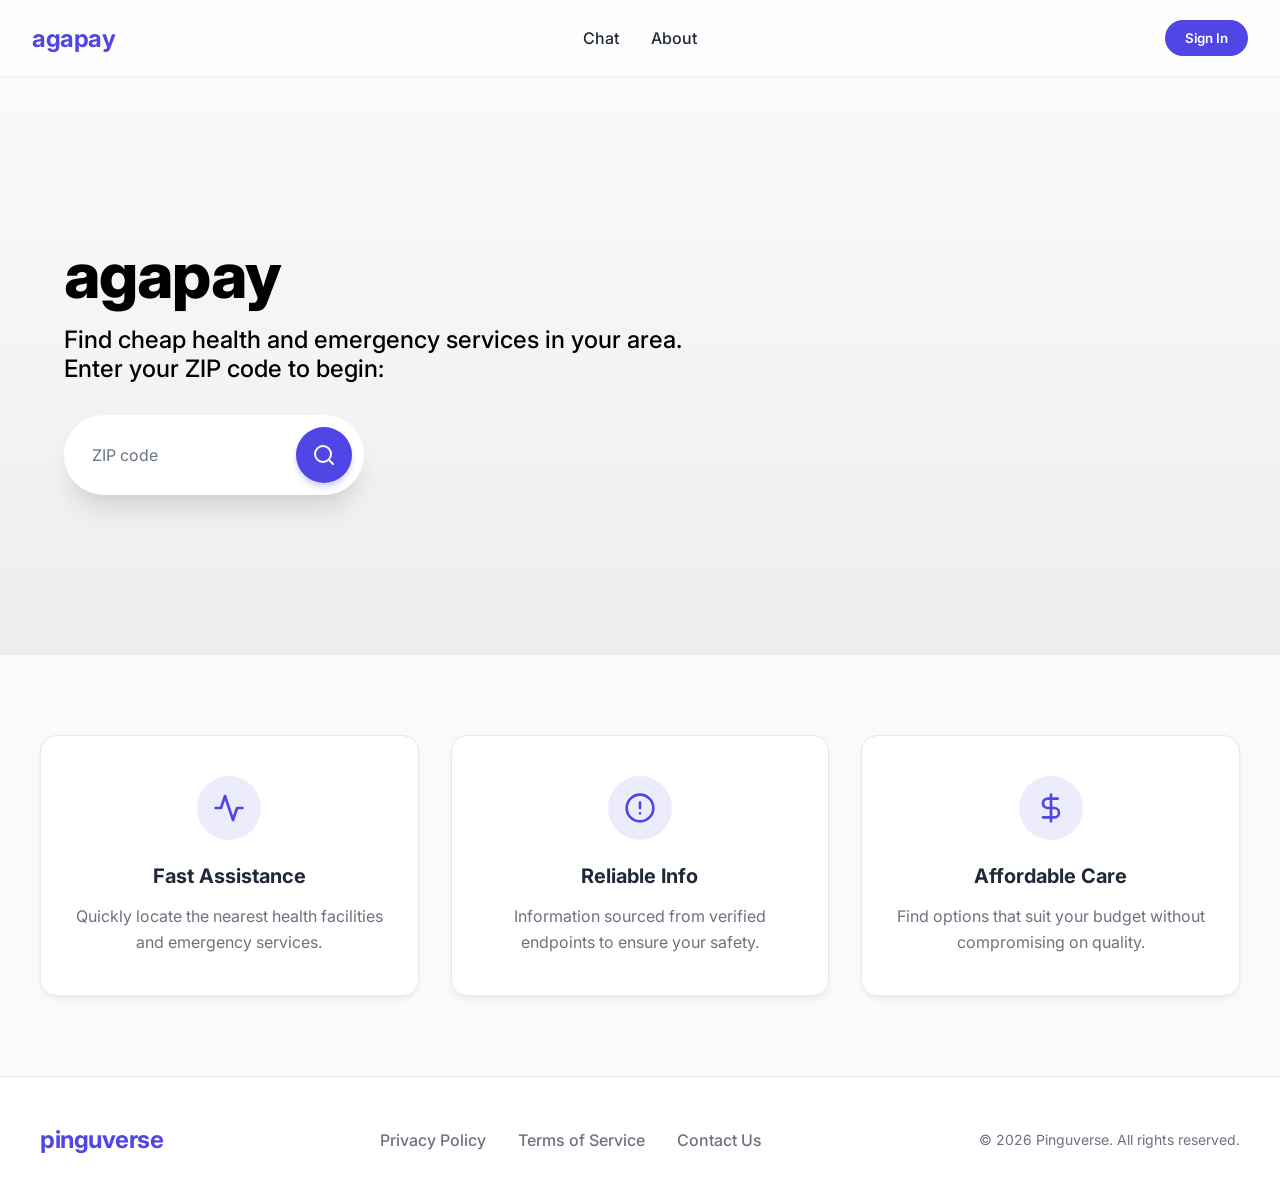
<file: index.html>
<!DOCTYPE html>
<html lang="en">

<head>
    <meta charset="UTF-8">
    <meta name="viewport" content="width=device-width, initial-scale=1.0">
    <title>agapay</title>
    <link rel="preconnect" href="https://fonts.googleapis.com">
    <link rel="preconnect" href="https://fonts.gstatic.com" crossorigin>
    <link href="https://fonts.googleapis.com/css2?family=Inter:wght@400;500;600;700&display=swap" rel="stylesheet">
    <link rel="stylesheet" href="index.css">
    <link rel="icon" type="image/png" href="pingu.png">
</head>

<body>
    <nav class="navbar">
        <div class="logo"><a href="#">agapay</a></div>
        <ul class="nav-links">
            <li><a href="app.html">Chat</a></li>
            <li><a href="about.html">About</a></li>
        </ul>
        <div id="auth-section">
            <button class="btn btn-primary" onclick="handleSignInClick()">Sign
                In</button>
        </div>
        <button class="nav-toggle" onclick="toggleMobileMenu()">
            <svg width="24" height="24" viewBox="0 0 24 24" fill="none" stroke="currentColor" stroke-width="2"
                stroke-linecap="round" stroke-linejoin="round">
                <line x1="4" y1="12" x2="20" y2="12"></line>
                <line x1="4" y1="6" x2="20" y2="6"></line>
                <line x1="4" y1="18" x2="20" y2="18"></line>
            </svg>
        </button>
    </nav>
    <main>
        <div class="banner">
            <div class="banner-content">
                <h1>agapay</h1>
                <p>
                    Find cheap health and emergency services in your area.
                    <br>
                    Enter your ZIP code to begin:
                </p>
                <div class="search-container">
                    <form class="search-form" onsubmit="handleSearch(event)">
                        <!-- <div class="input-group">
                            <label for="keyword">What are you looking for today?</label>
                            <input type="text" id="keyword" placeholder="Enter a need or keyword...">
                        </div>
                        <div class="divider"></div> -->
                        <div class="input-group">
                            <!-- <label for="location">Where?</label> -->
                            <input type="text" id="location" placeholder="ZIP code" pattern="\d{5}" maxlength="5"
                                title="Please enter a valid 5-digit ZIP code"
                                oninput="this.value = this.value.replace(/[^0-9]/g, '').slice(0, 5)">
                        </div>
                        <button type="submit" class="btn btn-search" aria-label="Search">
                            <svg width="24" height="24" viewBox="0 0 24 24" fill="none" stroke="currentColor"
                                stroke-width="2" stroke-linecap="round" stroke-linejoin="round">
                                <circle cx="11" cy="11" r="8"></circle>
                                <line x1="21" y1="21" x2="16.65" y2="16.65"></line>
                            </svg>
                        </button>
                    </form>
                </div>
            </div>
        </div>
        <section class="info-section">
            <div class="info-container">
                <div class="info-card">
                    <div class="info-icon">
                        <svg width="32" height="32" viewBox="0 0 24 24" fill="none" stroke="currentColor"
                            stroke-width="2" stroke-linecap="round" stroke-linejoin="round">
                            <path d="M22 12h-4l-3 9L9 3l-3 9H2" />
                        </svg>
                    </div>
                    <h3>Fast Assistance</h3>
                    <p>Quickly locate the nearest health facilities and emergency services.</p>
                </div>
                <div class="info-card">
                    <div class="info-icon">
                        <svg width="32" height="32" viewBox="0 0 24 24" fill="none" stroke="currentColor"
                            stroke-width="2" stroke-linecap="round" stroke-linejoin="round">
                            <circle cx="12" cy="12" r="10" />
                            <path d="M12 8v4" />
                            <path d="M12 16h.01" />
                        </svg>
                    </div>
                    <h3>Reliable Info</h3>
                    <p>Information sourced from verified endpoints to ensure your safety.</p>
                </div>
                <div class="info-card">
                    <div class="info-icon">
                        <svg width="32" height="32" viewBox="0 0 24 24" fill="none" stroke="currentColor"
                            stroke-width="2" stroke-linecap="round" stroke-linejoin="round">
                            <path d="M12 2v20M17 5H9.5a3.5 3.5 0 0 0 0 7h5a3.5 3.5 0 0 1 0 7H6" />
                        </svg>
                    </div>
                    <h3>Affordable Care</h3>
                    <p>Find options that suit your budget without compromising on quality.</p>
                </div>
            </div>
        </section>

        <!-- Login Popup Modal -->
        <div id="login-modal" class="modal" style="display: none;">
            <div class="modal-content">
                <span class="close-btn" onclick="closeModal()">&times;</span>
                <h2>Sign In</h2>
                <p>Create or log into an account to securely access local services.</p>

                <!-- Step Indicators -->
                <div class="step-indicators">
                    <div class="step-indicator active" id="step1-indicator">
                        <span class="step-number">1</span>
                        <span class="step-label">Email & Password</span>
                    </div>
                    <div class="step-indicator" id="step2-indicator">
                        <span class="step-number">2</span>
                        <span class="step-label">Full Name</span>
                    </div>
                </div>

                <!-- Step 1: Email and Password -->
                <form class="login-form" id="step1-form" onsubmit="event.preventDefault(); handleStep1();">
                    <div class="form-group">
                        <label for="email">Email</label>
                        <input type="email" id="email" placeholder="you@example.com" required>
                    </div>

                    <div class="form-group">
                        <label for="password">Password</label>
                        <input type="password" id="password" placeholder="••••••••" required>
                    </div>

                    <div class="turnstile-container">
                        <div class="cf-turnstile" data-sitekey="0x4AAAAAACnnZimyKFulhPjw"></div>
                    </div>

                    <button type="submit" class="btn btn-primary"
                        style="width: 100%; margin-top: 0.5rem;">Continue</button>
                </form>

                <!-- Step 2: Full Name (only shown if step 1 fails) -->
                <form class="login-form" id="step2-form" style="display: none;"
                    onsubmit="event.preventDefault(); handleStep2();">
                    <div class="form-group">
                        <label for="full-name">Full Name</label>
                        <input type="text" id="full-name" placeholder="John Doe" required>
                    </div>

                    <div class="turnstile-container">
                        <div class="cf-turnstile" data-sitekey="0x4AAAAAACnnZimyKFulhPjw"></div>
                    </div>

                    <button type="submit" class="btn btn-primary" style="width: 100%; margin-top: 0.5rem;">Create
                        Account</button>
                    <button type="button" class="btn btn-secondary" style="width: 100%; margin-top: 0.5rem;"
                        onclick="goBackToStep1();">Back</button>
                </form>
            </div>
        </div>
    </main>

    <footer class="footer">
        <div class="footer-content">
            <div class="footer-logo">pinguverse</div>
            <div class="footer-links">
                <a href="#">Privacy Policy</a>
                <a href="#">Terms of Service</a>
                <a href="#">Contact Us</a>
            </div>
            <p class="copyright">&copy; 2026 Pinguverse. All rights reserved.</p>
        </div>
    </footer>

    <script src="https://challenges.cloudflare.com/turnstile/v0/api.js" async defer></script>
    <script src="index.js"></script>
</body>

</html>
</file>
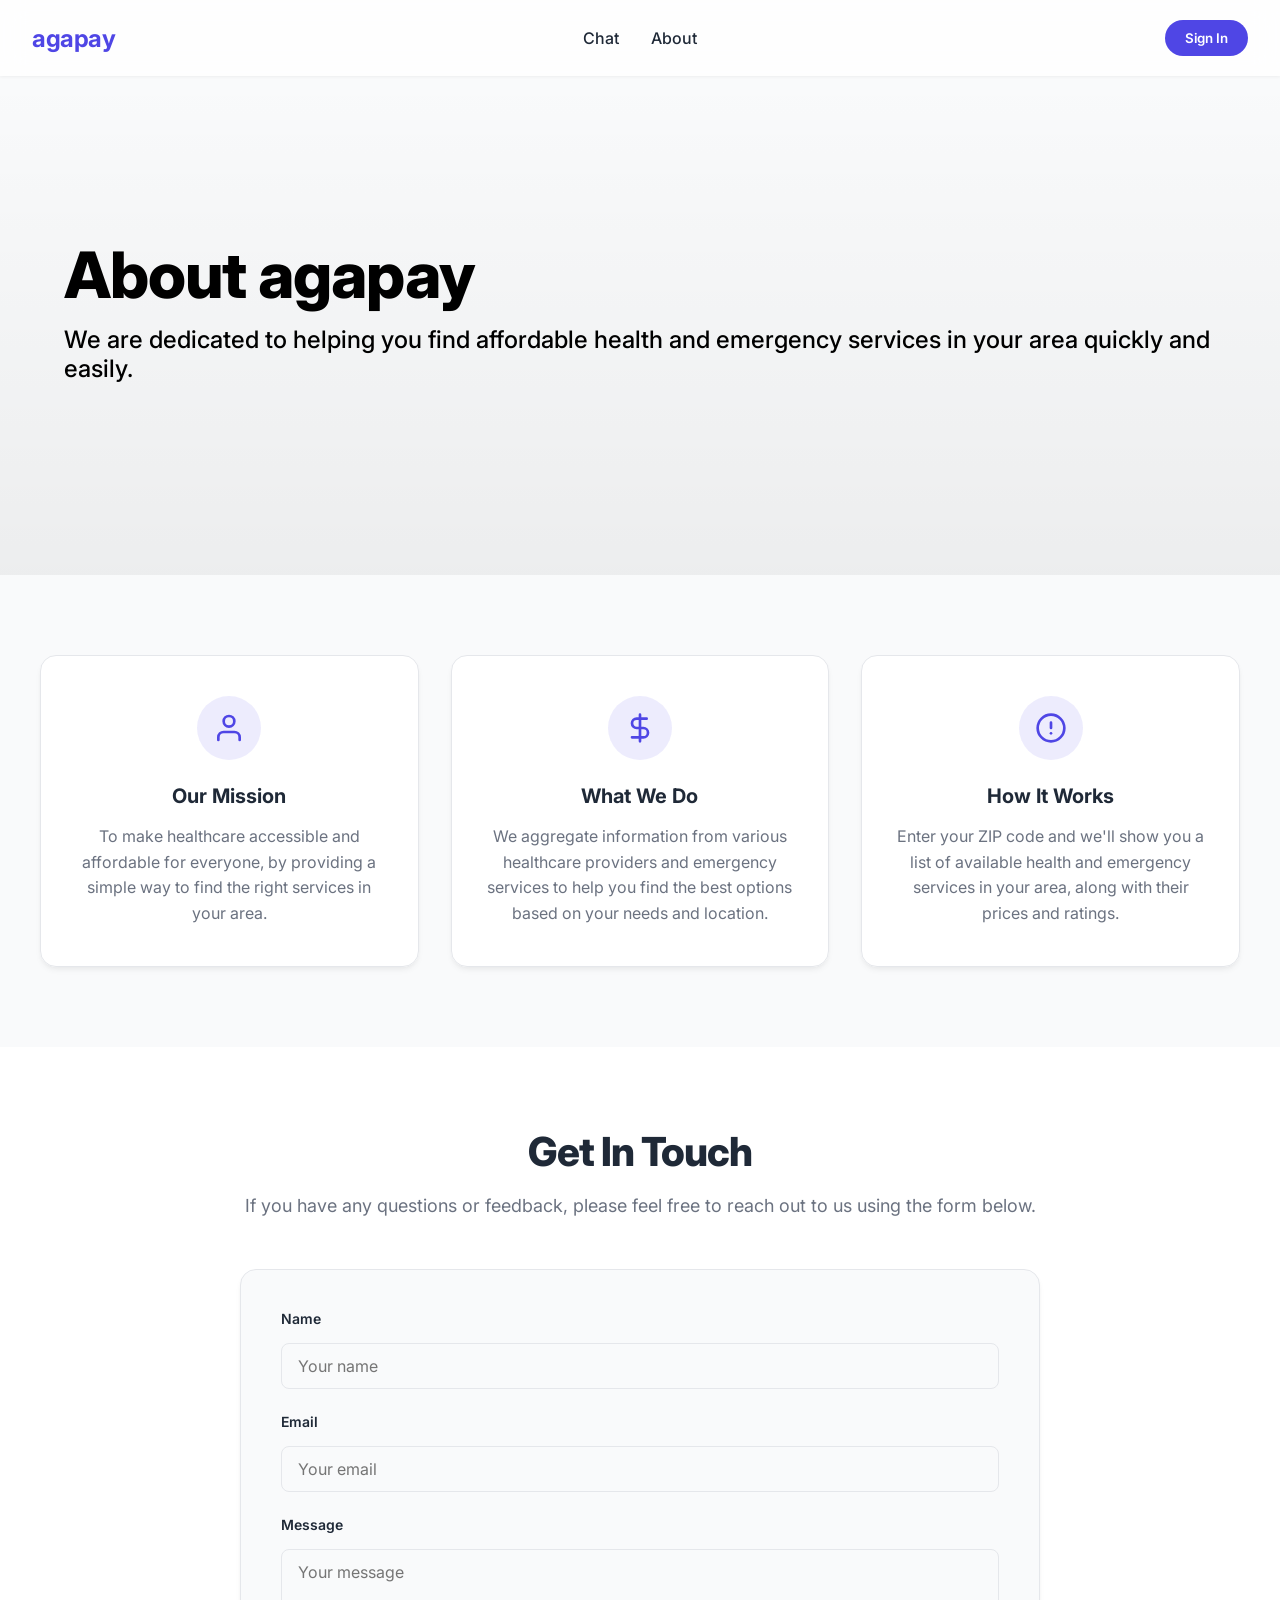
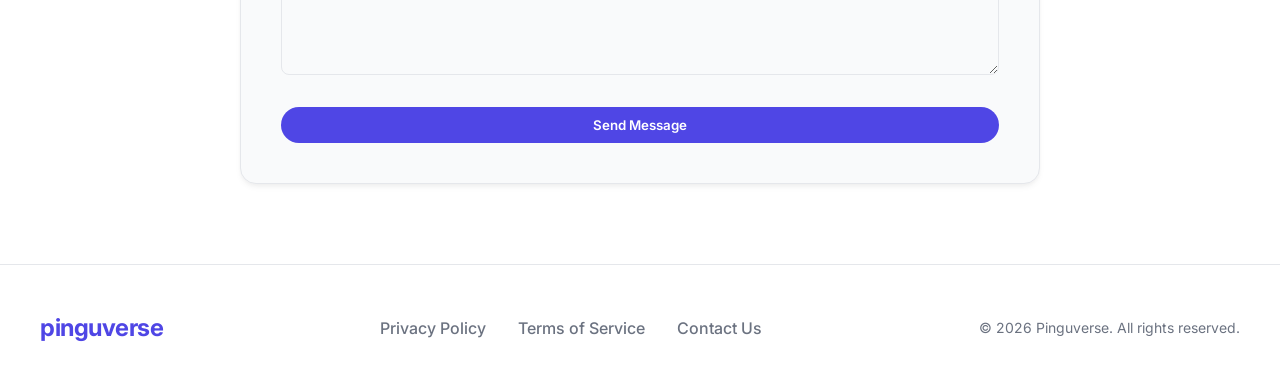
<file: about.html>
<!DOCTYPE html>
<html lang="en">

<head>
    <meta charset="UTF-8">
    <meta name="viewport" content="width=device-width, initial-scale=1.0">
    <title>agapay - About</title>
    <link rel="preconnect" href="https://fonts.googleapis.com">
    <link rel="preconnect" href="https://fonts.gstatic.com" crossorigin>
    <link href="https://fonts.googleapis.com/css2?family=Inter:wght@400;500;600;700&display=swap" rel="stylesheet">
    <link rel="stylesheet" href="index.css">
    <link rel="icon" type="image/png" href="pingu.png">
</head>

<body>
    <nav class="navbar">
        <div class="logo"><a href="index.html">agapay</a></div>
        <ul class="nav-links">
            <li><a href="app.html">Chat</a></li>
            <li><a href="about.html">About</a></li>
        </ul>
        <div id="auth-section">
            <button class="btn btn-primary" onclick="handleSignInClick()">Sign
                In</button>
        </div>
        <button class="nav-toggle" onclick="toggleMobileMenu()">
            <svg width="24" height="24" viewBox="0 0 24 24" fill="none" stroke="currentColor" stroke-width="2"
                stroke-linecap="round" stroke-linejoin="round">
                <line x1="4" y1="12" x2="20" y2="12"></line>
                <line x1="4" y1="6" x2="20" y2="6"></line>
                <line x1="4" y1="18" x2="20" y2="18"></line>
            </svg>
        </button>
    </nav>
    <main>
        <div class="banner">
            <div class="banner-content">
                <h1>About agapay</h1>
                <p>
                    We are dedicated to helping you find affordable health and emergency services in your area quickly
                    and easily.
                </p>
            </div>
        </div>
        <section class="info-section">
            <div class="info-container">
                <div class="info-card">
                    <div class="info-icon">
                        <svg width="32" height="32" viewBox="0 0 24 24" fill="none" stroke="currentColor"
                            stroke-width="2" stroke-linecap="round" stroke-linejoin="round">
                            <path d="M20 21v-2a4 4 0 0 0-4-4H8a4 4 0 0 0-4 4v2"></path>
                            <circle cx="12" cy="7" r="4"></circle>
                        </svg>
                    </div>
                    <h3>Our Mission</h3>
                    <p>To make healthcare accessible and affordable for everyone, by providing a simple way to find the
                        right services in your area.</p>
                </div>
                <div class="info-card">
                    <div class="info-icon">
                        <svg width="32" height="32" viewBox="0 0 24 24" fill="none" stroke="currentColor"
                            stroke-width="2" stroke-linecap="round" stroke-linejoin="round">
                            <path d="M12 2v20M17 5H9.5a3.5 3.5 0 0 0 0 7h5a3.5 3.5 0 0 1 0 7H6"></path>
                        </svg>
                    </div>
                    <h3>What We Do</h3>
                    <p>We aggregate information from various healthcare providers and emergency services to help you
                        find the best options based on your needs and location.</p>
                </div>
                <div class="info-card">
                    <div class="info-icon">
                        <svg width="32" height="32" viewBox="0 0 24 24" fill="none" stroke="currentColor"
                            stroke-width="2" stroke-linecap="round" stroke-linejoin="round">
                            <circle cx="12" cy="12" r="10"></circle>
                            <path d="M12 8v4"></path>
                            <path d="M12 16h.01"></path>
                        </svg>
                    </div>
                    <h3>How It Works</h3>
                    <p>Enter your ZIP code and we'll show you a list of available health and emergency services in your
                        area, along with their prices and ratings.</p>
                </div>
            </div>
        </section>
        <section class="contact-section">
            <div class="contact-container">
                <h2>Get In Touch</h2>
                <p>If you have any questions or feedback, please feel free to reach out to us using the form below.</p>
                <form class="contact-form">
                    <div class="form-group">
                        <label for="name">Name</label>
                        <input type="text" id="name" placeholder="Your name" required>
                    </div>
                    <div class="form-group">
                        <label for="email">Email</label>
                        <input type="email" id="email" placeholder="Your email" required>
                    </div>
                    <div class="form-group">
                        <label for="message">Message</label>
                        <textarea id="message" placeholder="Your message" rows="5" required></textarea>
                    </div>
                    <button type="submit" class="btn btn-primary">Send Message</button>
                </form>
            </div>
        </section>

        <!-- Login Popup Modal -->
        <div id="login-modal" class="modal" style="display: none;">
            <div class="modal-content">
                <span class="close-btn" onclick="closeModal()">&times;</span>
                <h2>Sign In</h2>
                <p>Create or log into an account to securely access local services.</p>

                <!-- Step Indicators -->
                <div class="step-indicators">
                    <div class="step-indicator active" id="step1-indicator">
                        <span class="step-number">1</span>
                        <span class="step-label">Email & Password</span>
                    </div>
                    <div class="step-indicator" id="step2-indicator">
                        <span class="step-number">2</span>
                        <span class="step-label">Full Name</span>
                    </div>
                </div>

                <!-- Step 1: Email and Password -->
                <form class="login-form" id="step1-form" onsubmit="event.preventDefault(); handleStep1();">
                    <div class="form-group">
                        <label for="email">Email</label>
                        <input type="email" id="email" placeholder="you@example.com" required>
                    </div>

                    <div class="form-group">
                        <label for="password">Password</label>
                        <input type="password" id="password" placeholder="••••••••" required>
                    </div>

                    <div class="turnstile-container">
                        <div class="cf-turnstile" data-sitekey="0x4AAAAAACnnZimyKFulhPjw"></div>
                    </div>

                    <button type="submit" class="btn btn-primary"
                        style="width: 100%; margin-top: 0.5rem;">Continue</button>
                </form>

                <!-- Step 2: Full Name (only shown if step 1 fails) -->
                <form class="login-form" id="step2-form" style="display: none;"
                    onsubmit="event.preventDefault(); handleStep2();">
                    <div class="form-group">
                        <label for="full-name">Full Name</label>
                        <input type="text" id="full-name" placeholder="John Doe" required>
                    </div>

                    <div class="turnstile-container">
                        <div class="cf-turnstile" data-sitekey="0x4AAAAAACnnZimyKFulhPjw"></div>
                    </div>

                    <button type="submit" class="btn btn-primary" style="width: 100%; margin-top: 0.5rem;">Create
                        Account</button>
                    <button type="button" class="btn btn-secondary" style="width: 100%; margin-top: 0.5rem;"
                        onclick="goBackToStep1();">Back</button>
                </form>
            </div>
        </div>
    </main>

    <footer class="footer">
        <div class="footer-content">
            <div class="footer-logo">pinguverse</div>
            <div class="footer-links">
                <a href="#">Privacy Policy</a>
                <a href="#">Terms of Service</a>
                <a href="#">Contact Us</a>
            </div>
            <p class="copyright">&copy; 2026 Pinguverse. All rights reserved.</p>
        </div>
    </footer>

    <script src="https://challenges.cloudflare.com/turnstile/v0/api.js" async defer></script>
    <script src="index.js"></script>
    <style>
        .contact-section {
            padding: 5rem 2rem;
            background-color: var(--bg-card);
            display: flex;
            justify-content: center;
        }

        .contact-container {
            max-width: 800px;
            width: 100%;
            text-align: center;
        }

        .contact-container h2 {
            font-size: 2.5rem;
            font-weight: 800;
            color: var(--text-main);
            margin-bottom: 1rem;
            letter-spacing: -1px;
        }

        .contact-container p {
            font-size: 1.125rem;
            color: var(--text-muted);
            margin-bottom: 3rem;
            line-height: 1.6;
        }

        .contact-form {
            text-align: left;
            background: var(--bg-main);
            padding: 2.5rem;
            border-radius: 1rem;
            box-shadow: 0 4px 6px -1px rgba(0, 0, 0, 0.05), 0 2px 4px -1px rgba(0, 0, 0, 0.03);
            border: 1px solid var(--border-color);
        }

        .contact-form .form-group {
            margin-bottom: 1.5rem;
        }

        .contact-form label {
            display: block;
            font-size: 0.875rem;
            font-weight: 600;
            color: var(--text-main);
            margin-bottom: 0.5rem;
        }

        .contact-form input,
        .contact-form textarea {
            width: 100%;
            padding: 0.75rem 1rem;
            border: 1px solid var(--border-color);
            border-radius: 0.5rem;
            font-size: 1rem;
            color: var(--text-main);
            background-color: var(--bg-main);
            transition: border-color 0.2s ease, box-shadow 0.2s ease;
            outline: none;
        }

        .contact-form input:focus,
        .contact-form textarea:focus {
            border-color: var(--primary-color);
            box-shadow: 0 0 0 3px rgba(79, 70, 229, 0.1);
        }

        .contact-form textarea {
            resize: vertical;
            min-height: 120px;
        }

        .contact-form .btn-primary {
            width: 100%;
            margin-top: 0.5rem;
        }
    </style>
</body>

</html>
</file>
<file: index.css>
:root {
    --primary-color: #4F46E5;
    --primary-hover: #4338CA;
    --text-main: #1F2937;
    --text-muted: #6B7280;
    --bg-main: #F9FAFB;
    --bg-card: rgba(255, 255, 255, 0.95);
    --border-color: #E5E7EB;
}

* {
    margin: 0;
    padding: 0;
    box-sizing: border-box;
    font-family: 'Inter', sans-serif;
}

body {
    background-color: var(--bg-main);
    color: var(--text-main);
    display: flex;
    flex-direction: column;
    min-height: 100vh;
}

main {
    flex: 1;
}

hr {
    height: 0.1em;
    padding: 0;
    margin: 24px auto;
    background-color: var(--border-color);
    border: 0;
    width: 75vw;
    max-width: 800px;
}

/* Navbar */
.navbar {
    display: flex;
    justify-content: space-between;
    align-items: center;
    padding: 1.25rem 2rem;
    position: fixed;
    top: 0;
    left: 0;
    width: 100%;
    z-index: 100;
    background: rgba(255, 255, 255, 0.8);
    backdrop-filter: blur(12px);
    box-shadow: 0 1px 3px rgba(0, 0, 0, 0.05);
}

.logo {
    font-size: 1.5rem;
    font-weight: 700;
    letter-spacing: -0.5px;
}

.logo a {
    text-decoration: none;
    color: var(--primary-color);
}

.nav-links {
    display: flex;
    list-style: none;
    gap: 2rem;
}

.nav-links a {
    text-decoration: none;
    color: var(--text-main);
    font-weight: 500;
    transition: color 0.2s ease;
}

.nav-links a:hover {
    color: var(--primary-color);
}

.btn {
    padding: 0.625rem 1.25rem;
    border-radius: 9999px;
    border: none;
    font-weight: 600;
    cursor: pointer;
    transition: all 0.2s ease;
}

.btn-primary {
    background-color: var(--primary-color);
    color: white;
}

.btn-primary:hover {
    background-color: var(--primary-hover);
    transform: translateY(-1px);
}

.username-display {
    margin-right: 1rem;
    font-weight: 600;
    color: var(--text-main);
    display: flex;
    align-items: center;
    font-size: 0.95rem;
    overflow: hidden;
    text-overflow: ellipsis;
    white-space: nowrap;
    max-width: 150px;
}

#auth-section {
    display: flex;
    align-items: center;
}

/* Mobile Navbar Responsiveness */
@media (max-width: 768px) {
    .navbar {
        padding: 1rem 1.5rem;
    }

    /* Mobile Menu Toggle */
    .nav-toggle {
        display: block;
        background: none;
        border: none;
        font-size: 1.25rem;
        color: var(--text-main);
        cursor: pointer;
        margin-right: 1rem;
    }

    .nav-links {
        position: absolute;
        top: 100%;
        right: 0;
        background: rgba(255, 255, 255, 0.98);
        backdrop-filter: blur(12px);
        box-shadow: 0 2px 8px rgba(0, 0, 0, 0.1);
        flex-direction: column;
        padding: 1rem;
        min-width: 200px;
        border-radius: 0 0 0 1rem;
        gap: 1rem;
        display: none;
    }

    .nav-links.active {
        display: flex;
    }

    .username-display {
        max-width: 100px;
        font-size: 0.85rem;
        margin-right: 0.75rem;
    }

    .btn {
        padding: 0.5rem 1rem;
        font-size: 0.85rem;
    }
}

/* Desktop Navbar - hide toggle */
@media (min-width: 769px) {
    .nav-toggle {
        display: none;
    }
}

/* Banner */
.banner {
    width: 100%;
    margin-top: 76px;
    /* offset for fixed navbar */
    padding: 10rem 4rem;
    position: relative;
    display: flex;
    justify-content: center;
    align-items: center;
    text-align: left;
}

.banner::before {
    content: "";
    /* background-image: url('visiondevcamp.jpg'); */
    background-size: cover;
    position: absolute;
    top: 0;
    right: 0;
    bottom: 0;
    left: 0;
    opacity: 0.7;
    z-index: -1;
}

.banner::after {
    content: '';
    position: absolute;
    top: 0;
    left: 0;
    right: 0;
    bottom: 0;
    background: linear-gradient(rgba(0, 0, 0, 0.0), rgba(0, 0, 0, 0.05));
    z-index: 1;
}

.banner-content {
    position: relative;
    z-index: 10;
    width: 100%;
    max-width: 1200px;
    text-align: left;
}

.banner-content h1 {
    font-size: 4rem;
    font-weight: 800;
    color: black;
    margin-bottom: 0.75rem;
    /* text-shadow: 0 3px 10px rgba(0, 0, 0, 0.5); */
    letter-spacing: -1px;
}

.banner-content p {
    font-size: 1.5rem;
    color: black;
    /* text-shadow: 0 3px 10px rgba(0, 0, 0, 1); */
    font-weight: 500;
    margin-bottom: 2rem;
}



/* Search Bar */
.search-container {
    background: var(--bg-card);
    backdrop-filter: blur(16px);
    border-radius: 9999px;
    padding: 0.75rem;
    box-shadow: 0 20px 25px -5px rgba(0, 0, 0, 0.1), 0 10px 10px -5px rgba(0, 0, 0, 0.04);
    max-width: 300px;
}

.search-form {
    display: flex;
    align-items: center;
    gap: 1rem;
}

.input-group {
    display: flex;
    flex-direction: column;
    flex: 1;
    padding: 0 1rem;
}

.input-group label {
    font-size: 0.75rem;
    font-weight: 600;
    color: var(--text-main);
    margin-bottom: 0.25rem;
    padding-left: 0.25rem;
}

.input-group input {
    border: none;
    background: transparent;
    font-size: 1rem;
    color: var(--text-main);
    outline: none;
    padding: 0;
    width: 100%;
}

.input-group input::placeholder {
    color: var(--text-muted);
}

.divider {
    width: 1px;
    height: 48px;
    background-color: var(--border-color);
}

.btn-search {
    background-color: var(--primary-color);
    color: white;
    width: 56px;
    height: 56px;
    border-radius: 50%;
    display: flex;
    justify-content: center;
    align-items: center;
    padding: 0;
    flex-shrink: 0;
    box-shadow: 0 4px 6px -1px rgba(79, 70, 229, 0.3);
}

.btn-search:hover {
    background-color: var(--primary-hover);
    transform: scale(1.05);
}

@media (max-width: 768px) {
    .search-container {
        border-radius: 1.5rem;
        padding: 1.5rem;
    }

    .search-form {
        flex-direction: column;
        align-items: stretch;
    }

    .divider {
        width: 100%;
        height: 1px;
        margin: 1rem 0;
    }

    .btn-search {
        width: 100%;
        border-radius: 0.75rem;
        margin-top: 1rem;
    }
}

/* Info Section */
.info-section {
    padding: 5rem 2rem;
    background-color: var(--bg-main);
    display: flex;
    justify-content: center;
}

.info-container {
    max-width: 1200px;
    width: 100%;
    display: grid;
    grid-template-columns: repeat(auto-fit, minmax(300px, 1fr));
    gap: 2rem;
}

.info-card {
    background: var(--bg-card);
    padding: 2.5rem 2rem;
    border-radius: 1rem;
    box-shadow: 0 4px 6px -1px rgba(0, 0, 0, 0.05), 0 2px 4px -1px rgba(0, 0, 0, 0.03);
    border: 1px solid var(--border-color);
    transition: transform 0.2s ease, box-shadow 0.2s ease;
    text-align: center;
}

.info-card:hover {
    transform: translateY(-5px);
    box-shadow: 0 20px 25px -5px rgba(0, 0, 0, 0.1), 0 10px 10px -5px rgba(0, 0, 0, 0.04);
}

.info-icon {
    display: inline-flex;
    justify-content: center;
    align-items: center;
    width: 64px;
    height: 64px;
    border-radius: 50%;
    background-color: rgba(79, 70, 229, 0.1);
    color: var(--primary-color);
    margin-bottom: 1.5rem;
}

.info-card h3 {
    font-size: 1.25rem;
    font-weight: 700;
    color: var(--text-main);
    margin-bottom: 1rem;
}

.info-card p {
    color: var(--text-muted);
    line-height: 1.6;
}

/* Footer */
.footer {
    background-color: var(--bg-card);
    padding: 3rem 2rem;
    border-top: 1px solid var(--border-color);
}

.footer-content {
    max-width: 1200px;
    margin: 0 auto;
    display: flex;
    flex-direction: column;
    align-items: center;
    gap: 1.5rem;
}

.footer-logo {
    font-size: 1.5rem;
    font-weight: 700;
    color: var(--primary-color);
    letter-spacing: -0.5px;
}

.footer-links {
    display: flex;
    gap: 2rem;
    flex-wrap: wrap;
    justify-content: center;
}

.footer-links a {
    color: var(--text-muted);
    text-decoration: none;
    font-weight: 500;
    transition: color 0.2s ease;
}

.footer-links a:hover {
    color: var(--primary-color);
}

.copyright {
    color: var(--text-muted);
    font-size: 0.875rem;
    text-align: center;
}

@media (min-width: 768px) {
    .footer-content {
        flex-direction: row;
        justify-content: space-between;
        align-items: center;
    }
}

/* Modal */
.modal {
    position: fixed;
    z-index: 1000;
    left: 0;
    top: 0;
    width: 100%;
    height: 100%;
    background-color: rgba(0, 0, 0, 0.5);
    backdrop-filter: blur(4px);
    justify-content: center;
    align-items: center;
}

.modal-content {
    background-color: var(--bg-card);
    padding: 2.5rem;
    border-radius: 1rem;
    box-shadow: 0 20px 25px -5px rgba(0, 0, 0, 0.1), 0 10px 10px -5px rgba(0, 0, 0, 0.04);
    width: 90%;
    max-width: 400px;
    position: relative;
    text-align: center;
}

.close-btn {
    position: absolute;
    top: 1rem;
    right: 1.5rem;
    color: var(--text-muted);
    font-size: 2rem;
    font-weight: 700;
    cursor: pointer;
    transition: color 0.2s ease;
}

.close-btn:hover {
    color: var(--text-main);
}

.modal-content h2 {
    color: var(--text-main);
    margin-bottom: 0.5rem;
}

.modal-content p {
    color: var(--text-muted);
    font-size: 0.9rem;
    margin-bottom: 1.5rem;
}

.turnstile-container {
    display: flex;
    justify-content: center;
    margin: 1.5rem 0;
}

.login-form {
    display: flex;
    flex-direction: column;
    gap: 1.25rem;
    text-align: left;
}

.form-group {
    display: flex;
    flex-direction: column;
    gap: 0.5rem;
}

.form-group label {
    font-size: 0.875rem;
    font-weight: 600;
    color: var(--text-main);
}

.form-group input {
    width: 100%;
    padding: 0.75rem 1rem;
    border: 1px solid var(--border-color);
    border-radius: 0.5rem;
    font-size: 1rem;
    color: var(--text-main);
    background-color: var(--bg-main);
    transition: border-color 0.2s ease, box-shadow 0.2s ease;
    outline: none;
}

.form-group input:focus {
    border-color: var(--primary-color);
    box-shadow: 0 0 0 3px rgba(79, 70, 229, 0.1);
}

/* Step Indicators */
.step-indicators {
    display: flex;
    justify-content: center;
    gap: 1.5rem;
    margin-bottom: 2rem;
}

.step-indicator {
    display: flex;
    flex-direction: column;
    align-items: center;
    gap: 0.5rem;
}

.step-number {
    width: 40px;
    height: 40px;
    border-radius: 50%;
    background-color: var(--bg-main);
    border: 2px solid var(--border-color);
    color: var(--text-muted);
    display: flex;
    justify-content: center;
    align-items: center;
    font-weight: 600;
    font-size: 0.875rem;
    transition: all 0.2s ease;
}

.step-label {
    font-size: 0.75rem;
    color: var(--text-muted);
    font-weight: 500;
}

.step-indicator.active .step-number {
    background-color: var(--primary-color);
    border-color: var(--primary-color);
    color: white;
}

.step-indicator.active .step-label {
    color: var(--text-main);
}

/* Secondary Button */
.btn-secondary {
    background-color: transparent;
    color: var(--text-main);
    border: 1px solid var(--border-color);
}

.btn-secondary:hover {
    background-color: var(--bg-main);
    border-color: var(--text-muted);
}
</file>
